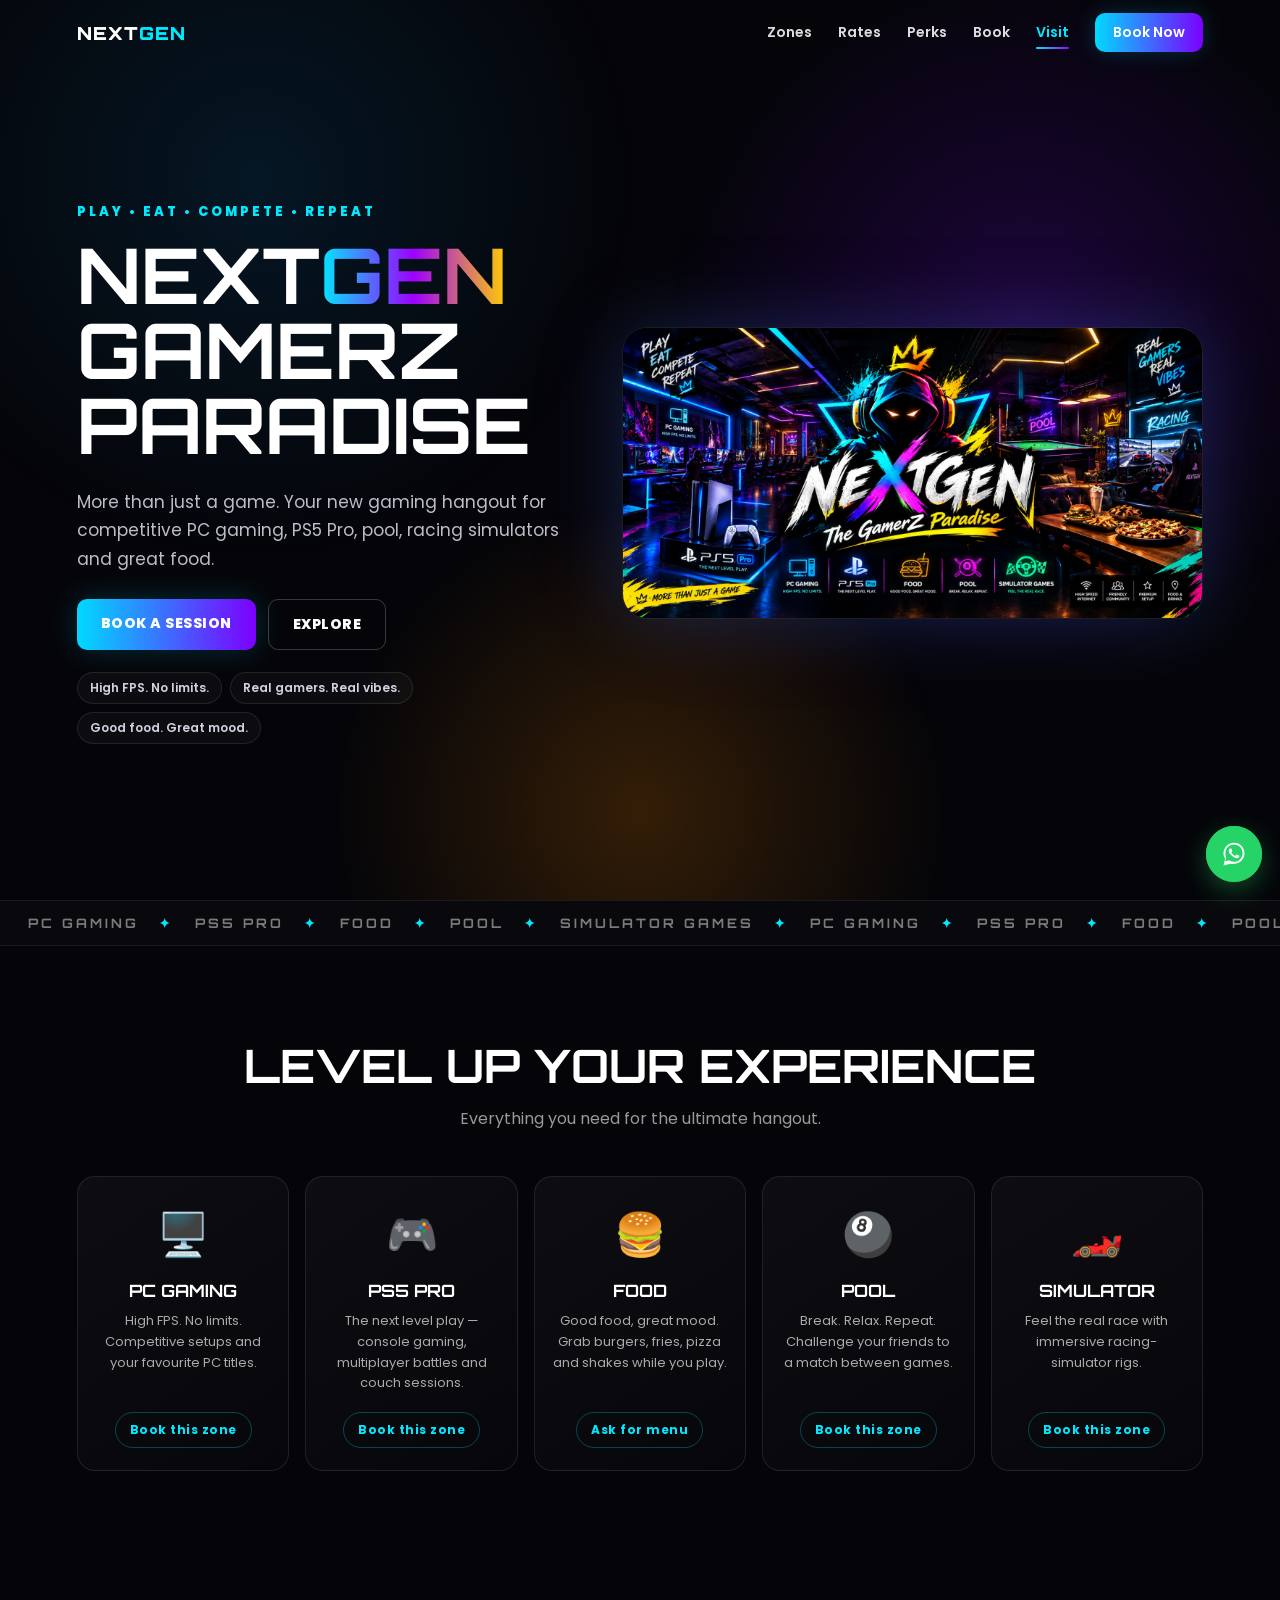
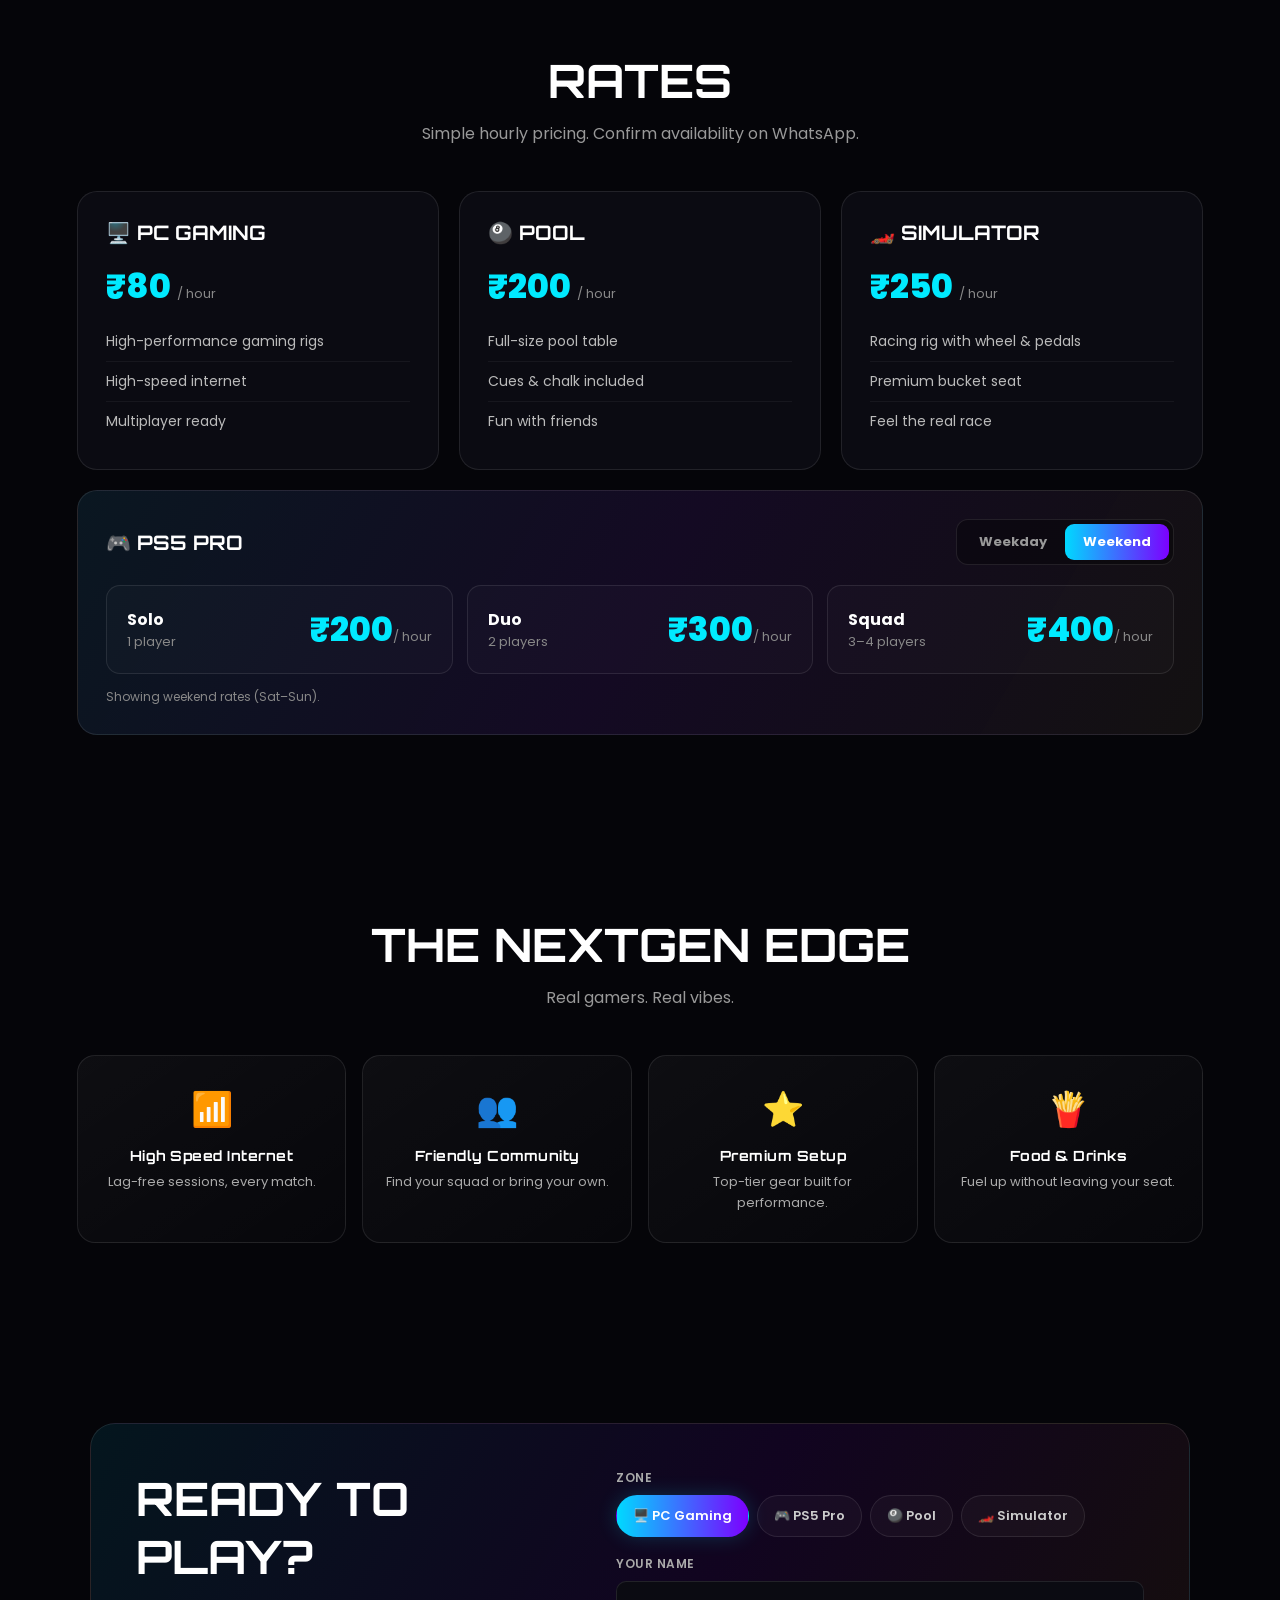
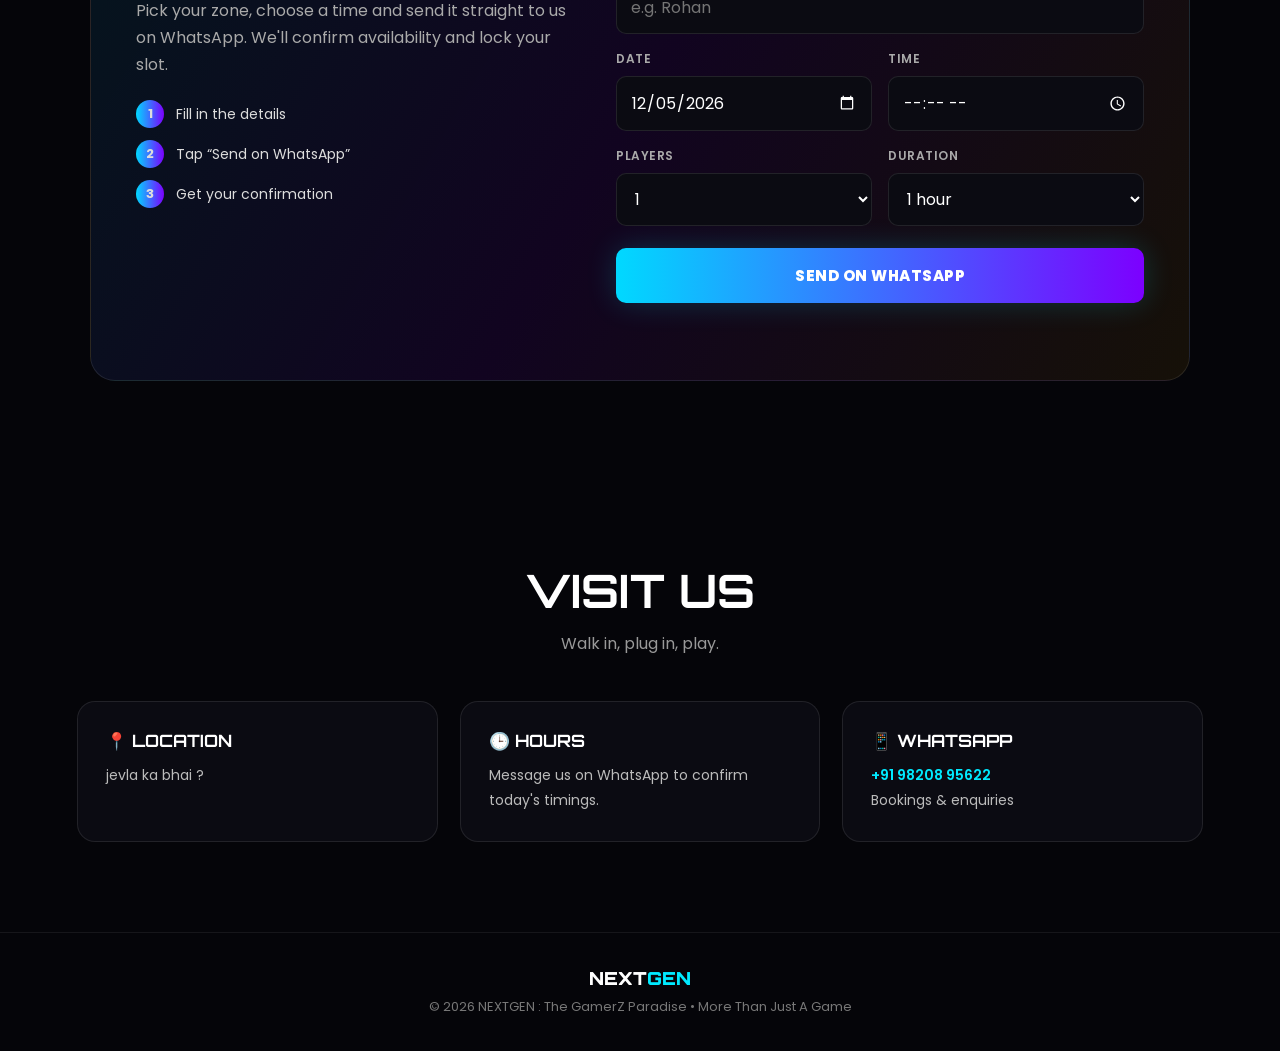
<file: index.html>
<!DOCTYPE html>
<html lang="en">

<head>
  <meta charset="UTF-8">
  <meta name="viewport" content="width=device-width, initial-scale=1.0">
  <title>NEXTGEN : The GamerZ Paradise — PC Gaming, PS5 Pro, Pool, Simulator &amp; Food</title>
  <meta name="description"
    content="NEXTGEN : The GamerZ Paradise — PC Gaming, PS5 Pro, Pool, Racing Simulator and great food. Book your session on WhatsApp.">
  <meta name="theme-color" content="#050509">

  <!-- Social sharing: after deploying, change these two to your full https://… URLs for best results -->
  <meta property="og:type" content="website">
  <meta property="og:title" content="NEXTGEN : The GamerZ Paradise">
  <meta property="og:description" content="PC Gaming • PS5 Pro • Pool • Simulator • Food. More than just a game.">
  <meta property="og:image" content="assets/og-image.jpg">
  <meta name="twitter:card" content="summary_large_image">

  <link rel="icon" type="image/png" sizes="32x32" href="assets/favicon-32.png">
  <link rel="apple-touch-icon" href="assets/apple-touch-icon.png">

  <link rel="preconnect" href="https://fonts.googleapis.com">
  <link rel="preconnect" href="https://fonts.gstatic.com" crossorigin>
  <link rel="stylesheet"
    href="https://fonts.googleapis.com/css2?family=Orbitron:wght@500;700;800;900&family=Poppins:wght@400;500;600;700&display=swap">
  <link rel="stylesheet" href="css/style.css">

  <!-- Tiny flag so scroll-reveal styles only apply when JS is running (no flash of hidden content) -->
  <script>document.documentElement.classList.add('js');</script>
</head>

<body>
  <a class="skip" href="#main">Skip to content</a>

  <!-- ============ NAV ============ -->
  <nav id="nav" aria-label="Main">
    <a class="nav-logo" href="#top" aria-label="NEXTGEN home">NEXT<span>GEN</span></a>

    <div class="links" id="navLinks">
      <a href="#zones">Zones</a>
      <a href="#rates">Rates</a>
      <a href="#perks">Perks</a>
      <a href="#book">Book</a>
      <a href="#visit">Visit</a>
      <a class="nav-cta" href="#book">Book Now</a>
    </div>

    <button class="menu-btn" id="menuBtn" aria-label="Open menu" aria-expanded="false" aria-controls="navLinks">
      <span></span><span></span><span></span>
    </button>
  </nav>

  <main id="main">
    <!-- ============ HERO ============ -->
    <header class="hero" id="top">
      <div class="hero-text">
        <div class="eyebrow">PLAY • EAT • COMPETE • REPEAT</div>
        <h1>NEXT<span>GEN</span><br>GAMERZ<br>PARADISE</h1>
        <p>More than just a game. Your new gaming hangout for competitive PC gaming, PS5 Pro, pool, racing simulators
          and great food.</p>
        <div class="hero-actions">
          <a class="btn primary" href="#book">BOOK A SESSION</a>
          <a class="btn secondary" href="#zones">EXPLORE</a>
        </div>
        <ul class="hero-tags" aria-label="Highlights">
          <li>High FPS. No limits.</li>
          <li>Real gamers. Real vibes.</li>
          <li>Good food. Great mood.</li>
        </ul>
      </div>
      <div class="hero-visual">
        <img class="hero-img" src="assets/banner.jpg" width="1600" height="800"
          alt="NEXTGEN The GamerZ Paradise — neon gaming lounge with PC gaming, PS5 Pro, pool table, racing simulator and food">
      </div>
    </header>

    <!-- ============ TICKER ============ -->
    <div class="ticker" aria-hidden="true">
      <div class="ticker-track">
        <span>PC GAMING</span><span>PS5 PRO</span><span>FOOD</span><span>POOL</span><span>SIMULATOR GAMES</span>
        <span>PC GAMING</span><span>PS5 PRO</span><span>FOOD</span><span>POOL</span><span>SIMULATOR GAMES</span>
        <span>PC GAMING</span><span>PS5 PRO</span><span>FOOD</span><span>POOL</span><span>SIMULATOR GAMES</span>
        <span>PC GAMING</span><span>PS5 PRO</span><span>FOOD</span><span>POOL</span><span>SIMULATOR GAMES</span>
      </div>
    </div>

    <!-- ============ ZONES ============ -->
    <section class="section" id="zones">
      <h2 class="title reveal-on-scroll">LEVEL UP YOUR EXPERIENCE</h2>
      <p class="subtitle reveal-on-scroll">Everything you need for the ultimate hangout.</p>

      <div class="zones">
        <article class="zone">
          <div class="icon">🖥️</div>
          <h3>PC GAMING</h3>
          <p>High FPS. No limits. Competitive setups and your favourite PC titles.</p>
          <a class="zone-btn" href="#book" data-zone="PC Gaming">Book this zone</a>
        </article>

        <article class="zone">
          <div class="icon">🎮</div>
          <h3>PS5 PRO</h3>
          <p>The next level play — console gaming, multiplayer battles and couch sessions.</p>
          <a class="zone-btn" href="#book" data-zone="PS5 Pro">Book this zone</a>
        </article>

        <article class="zone">
          <div class="icon">🍔</div>
          <h3>FOOD</h3>
          <p>Good food, great mood. Grab burgers, fries, pizza and shakes while you play.</p>
          <a class="zone-btn" href="#visit" data-wa="Hi NEXTGEN GamerZ Paradise! Could you share the food & drinks menu?">Ask for menu</a>
        </article>

        <article class="zone">
          <div class="icon">🎱</div>
          <h3>POOL</h3>
          <p>Break. Relax. Repeat. Challenge your friends to a match between games.</p>
          <a class="zone-btn" href="#book" data-zone="Pool Table">Book this zone</a>
        </article>

        <article class="zone">
          <div class="icon">🏎️</div>
          <h3>SIMULATOR</h3>
          <p>Feel the real race with immersive racing-simulator rigs.</p>
          <a class="zone-btn" href="#book" data-zone="Racing Simulator">Book this zone</a>
        </article>
      </div>
    </section>

    <!-- ============ RATES ============ -->
    <section class="section" id="rates">
      <h2 class="title reveal-on-scroll">RATES</h2>
      <p class="subtitle reveal-on-scroll">Simple hourly pricing. Confirm availability on WhatsApp.</p>

      <!--
        ⚠️ PLACEHOLDER PRICES — replace with your real rates.
        PS5 Pro prices live in the data-weekday / data-weekend attributes below (JS swaps them automatically).
      -->
      <div class="rates">
        <div class="rate">
          <h3>🖥️ PC GAMING</h3>
          <div class="amount"><b>₹80</b><small>/ hour</small></div>
          <ul>
            <li>High-performance gaming rigs</li>
            <li>High-speed internet</li>
            <li>Multiplayer ready</li>
          </ul>
        </div>

        <div class="rate">
          <h3>🎱 POOL</h3>
          <div class="amount"><b>₹200</b><small>/ hour</small></div>
          <ul>
            <li>Full-size pool table</li>
            <li>Cues &amp; chalk included</li>
            <li>Fun with friends</li>
          </ul>
        </div>

        <div class="rate">
          <h3>🏎️ SIMULATOR</h3>
          <div class="amount"><b>₹250</b><small>/ hour</small></div>
          <ul>
            <li>Racing rig with wheel &amp; pedals</li>
            <li>Premium bucket seat</li>
            <li>Feel the real race</li>
          </ul>
        </div>

        <div class="rate rate-ps">
          <div class="rate-head">
            <h3>🎮 PS5 PRO</h3>
            <div class="seg" role="tablist" aria-label="PS5 Pro pricing period">
              <button type="button" role="tab" data-period="weekday" aria-selected="true">Weekday</button>
              <button type="button" role="tab" data-period="weekend" aria-selected="false">Weekend</button>
            </div>
          </div>
          <div class="ps-grid" id="psGrid">
            <div class="ps-item">
              <span>Solo<small>1 player</small></span>
              <div><b data-weekday="150" data-weekend="200">₹150</b><small>/ hour</small></div>
            </div>
            <div class="ps-item">
              <span>Duo<small>2 players</small></span>
              <div><b data-weekday="250" data-weekend="300">₹250</b><small>/ hour</small></div>
            </div>
            <div class="ps-item">
              <span>Squad<small>3–4 players</small></span>
              <div><b data-weekday="350" data-weekend="400">₹350</b><small>/ hour</small></div>
            </div>
          </div>
          <p class="note" id="psNote">Showing weekday rates (Mon–Fri).</p>
        </div>
      </div>
    </section>

    <!-- ============ PERKS ============ -->
    <section class="section" id="perks">
      <h2 class="title reveal-on-scroll">THE NEXTGEN EDGE</h2>
      <p class="subtitle reveal-on-scroll">Real gamers. Real vibes.</p>

      <ul class="perks">
        <li><span class="p-ico">📶</span><h3>High Speed Internet</h3><p>Lag-free sessions, every match.</p></li>
        <li><span class="p-ico">👥</span><h3>Friendly Community</h3><p>Find your squad or bring your own.</p></li>
        <li><span class="p-ico">⭐</span><h3>Premium Setup</h3><p>Top-tier gear built for performance.</p></li>
        <li><span class="p-ico">🍟</span><h3>Food &amp; Drinks</h3><p>Fuel up without leaving your seat.</p></li>
      </ul>
    </section>

    <!-- ============ BOOKING ============ -->
    <section class="section" id="book">
      <div class="book-wrap reveal-on-scroll">
        <div class="book-intro">
          <h2 class="title left">READY TO PLAY?</h2>
          <p>Pick your zone, choose a time and send it straight to us on WhatsApp. We'll confirm availability and
            lock your slot.</p>
          <ul class="steps">
            <li><b>1</b> Fill in the details</li>
            <li><b>2</b> Tap “Send on WhatsApp”</li>
            <li><b>3</b> Get your confirmation</li>
          </ul>
        </div>

        <form id="bookForm" novalidate autocomplete="on">
          <fieldset>
            <legend>Zone</legend>
            <div class="chips">
              <label class="chip"><input type="radio" name="zone" value="PC Gaming" checked><span>🖥️ PC Gaming</span></label>
              <label class="chip"><input type="radio" name="zone" value="PS5 Pro"><span>🎮 PS5 Pro</span></label>
              <label class="chip"><input type="radio" name="zone" value="Pool Table"><span>🎱 Pool</span></label>
              <label class="chip"><input type="radio" name="zone" value="Racing Simulator"><span>🏎️ Simulator</span></label>
            </div>
          </fieldset>

          <div class="fields">
            <label class="field full">
              <span>Your name</span>
              <input type="text" name="name" placeholder="e.g. Rohan" autocomplete="name" required>
              <em class="err">Please enter your name</em>
            </label>

            <label class="field">
              <span>Date</span>
              <input type="date" name="date" required>
              <em class="err">Pick a date</em>
            </label>

            <label class="field">
              <span>Time</span>
              <input type="time" name="time" required>
              <em class="err" id="timeErr">Pick a time</em>
            </label>

            <label class="field">
              <span>Players</span>
              <select name="players">
                <option>1</option>
                <option>2</option>
                <option>3</option>
                <option>4</option>
                <option>5–8</option>
                <option>9+ (group / party)</option>
              </select>
            </label>

            <label class="field">
              <span>Duration</span>
              <select name="hours">
                <option>1 hour</option>
                <option>2 hours</option>
                <option>3 hours</option>
                <option>4+ hours</option>
              </select>
            </label>
          </div>

          <button class="btn primary submit" type="submit">SEND ON WHATSAPP</button>
          <p class="form-status" id="formStatus" role="status" aria-live="polite"></p>
        </form>
      </div>
    </section>

    <!-- ============ VISIT ============ -->
    <section class="section" id="visit">
      <h2 class="title reveal-on-scroll">VISIT US</h2>
      <p class="subtitle reveal-on-scroll">Walk in, plug in, play.</p>

      <div class="visit">
        <div class="visit-box">
          <h3>📍 LOCATION</h3>
          <p id="addr">jevla ka bhai ?</p>
          <a class="link" id="mapLink" href="#visit" hidden>Open in Google Maps ↗</a>
        </div>

        <div class="visit-box">
          <h3>🕒 HOURS</h3>
          <p id="hours">Message us on WhatsApp to confirm today's timings.</p>
        </div>

        <div class="visit-box">
          <h3>📱 WHATSAPP</h3>
          <p><a class="link" id="waLink" href="https://wa.me/919820895622">+91 98208 95622</a><br>Bookings &amp; enquiries</p>
        </div>
      </div>

      <div class="map" id="mapBox" hidden></div>
    </section>
  </main>

  <footer>
    <div class="foot-logo">NEXT<span>GEN</span></div>
    <p>© <span id="yr">2026</span> NEXTGEN : The GamerZ Paradise • More Than Just A Game</p>
  </footer>

  <!-- Floating helpers -->
  <a class="wa-float" id="waFloat" href="https://wa.me/919820895622" aria-label="Chat on WhatsApp">
    <svg viewBox="0 0 32 32" width="28" height="28" aria-hidden="true" fill="currentColor">
      <path d="M16.04 3C9.4 3 4 8.38 4 15c0 2.28.65 4.5 1.88 6.42L4 29l7.77-1.83A12.04 12.04 0 0 0 16.04 27C22.68 27 28 21.62 28 15S22.68 3 16.04 3zm0 21.9c-1.8 0-3.56-.5-5.1-1.43l-.37-.22-4.6 1.08 1.1-4.48-.24-.38A9.8 9.8 0 0 1 6.2 15c0-5.4 4.4-9.8 9.84-9.8S25.8 9.6 25.8 15s-4.4 9.9-9.76 9.9zm5.4-7.36c-.3-.15-1.75-.86-2.02-.96-.27-.1-.47-.15-.67.15-.2.3-.77.96-.94 1.16-.17.2-.35.22-.64.07-.3-.15-1.25-.46-2.38-1.47-.88-.78-1.47-1.75-1.64-2.05-.17-.3-.02-.46.13-.6.13-.14.3-.35.45-.52.15-.18.2-.3.3-.5.1-.2.05-.37-.02-.52-.08-.15-.67-1.6-.92-2.2-.24-.57-.48-.5-.67-.5h-.57c-.2 0-.52.07-.8.37-.27.3-1.04 1.02-1.04 2.48s1.07 2.88 1.22 3.08c.15.2 2.1 3.2 5.08 4.48.7.3 1.26.5 1.7.62.72.23 1.37.2 1.88.12.57-.08 1.75-.72 2-1.4.25-.7.25-1.3.17-1.42-.07-.12-.27-.2-.57-.35z"/>
    </svg>
  </a>
  <button class="to-top" id="toTop" aria-label="Back to top" type="button">↑</button>

  <script src="js/main.js" defer></script>
</body>

</html>
</file>
<file: css/style.css>
/* ===========================================================
   NEXTGEN : The GamerZ Paradise
   =========================================================== */
:root {
  --bg: #050509;
  --card: #0b0b12;
  --line: #ffffff18;
  --text: #fff;
  --muted: #aaa;
  --cyan: #00eaff;
  --violet: #7c00ff;
  --purple: #9d00ff;
  --yellow: #ffcf00;
  --wa: #25d366;
  --radius: 18px;
  --nav-h: 66px;
}

*, *::before, *::after { box-sizing: border-box; margin: 0; padding: 0; }
html { scroll-behavior: smooth; scroll-padding-top: calc(var(--nav-h) + 10px); }
body {
  font-family: Poppins, system-ui, sans-serif;
  background: var(--bg);
  color: var(--text);
  overflow-x: hidden;
  -webkit-font-smoothing: antialiased;
}
body::before {
  content: "";
  position: fixed; inset: 0; z-index: -1; pointer-events: none;
  background:
    radial-gradient(circle at 20% 20%, #073b5c55, transparent 30%),
    radial-gradient(circle at 80% 35%, #7b0aff33, transparent 30%),
    radial-gradient(circle at 50% 90%, #ff8a0030, transparent 30%);
}
img { max-width: 100%; height: auto; display: block; }
a { color: inherit; }
ul { list-style: none; }
button, input, select { font: inherit; color: inherit; }
[hidden] { display: none !important; }

:focus-visible { outline: 2px solid var(--cyan); outline-offset: 3px; border-radius: 6px; }

.skip {
  position: fixed; left: 12px; top: -60px; z-index: 100;
  background: var(--cyan); color: #000; padding: 10px 16px; border-radius: 8px; font-weight: 700;
  text-decoration: none; transition: top .2s;
}
.skip:focus { top: 12px; }

/* ---------- NAV ---------- */
nav {
  position: fixed; top: 0; left: 0; right: 0; z-index: 50;
  height: var(--nav-h);
  padding: 0 6%;
  display: flex; align-items: center; justify-content: space-between;
  background: transparent;
  border-bottom: 1px solid transparent;
  transition: background .3s, border-color .3s, backdrop-filter .3s;
}
nav.scrolled {
  background: #050509d9;
  backdrop-filter: blur(14px);
  -webkit-backdrop-filter: blur(14px);
  border-bottom-color: #ffffff15;
}
.nav-logo { font-family: Orbitron, sans-serif; font-weight: 900; font-size: 18px; letter-spacing: 1px; text-decoration: none; }
.nav-logo span, .foot-logo span { color: var(--cyan); }

.links { display: flex; align-items: center; gap: 26px; }
.links a { color: #ddd; text-decoration: none; font-size: 14px; font-weight: 600; transition: color .2s; position: relative; }
.links a:not(.nav-cta):hover, .links a.active { color: var(--cyan); }
.links a.active:not(.nav-cta)::after {
  content: ""; position: absolute; left: 0; right: 0; bottom: -6px; height: 2px;
  background: linear-gradient(90deg, var(--cyan), var(--purple)); border-radius: 2px;
}
.nav-cta {
  padding: 9px 18px; border-radius: 10px; color: #fff !important;
  background: linear-gradient(90deg, #00d9ff, var(--violet));
  box-shadow: 0 0 22px #00d9ff33;
}

.menu-btn { display: none; background: none; border: 0; width: 42px; height: 42px; cursor: pointer; position: relative; }
.menu-btn span { position: absolute; left: 9px; right: 9px; height: 2px; background: #fff; border-radius: 2px; transition: transform .25s, opacity .25s, top .25s; }
.menu-btn span:nth-child(1) { top: 14px; }
.menu-btn span:nth-child(2) { top: 20px; }
.menu-btn span:nth-child(3) { top: 26px; }
.menu-btn[aria-expanded="true"] span:nth-child(1) { top: 20px; transform: rotate(45deg); }
.menu-btn[aria-expanded="true"] span:nth-child(2) { opacity: 0; }
.menu-btn[aria-expanded="true"] span:nth-child(3) { top: 20px; transform: rotate(-45deg); }

/* ---------- HERO ---------- */
.hero {
  min-height: 100vh; min-height: 100svh;
  padding: calc(var(--nav-h) + 40px) 6% 60px;
  display: grid; grid-template-columns: 1fr 1.15fr; gap: 40px; align-items: center;
  max-width: 1400px; margin: auto;
}
.eyebrow { color: var(--cyan); font-weight: 800; letter-spacing: 3px; font-size: 13px; margin-bottom: 15px; }
.hero h1 {
  font-family: Orbitron, sans-serif; text-transform: uppercase; line-height: .98;
  font-size: clamp(40px, 6vw, 82px);
}
.hero h1 span, .grad {
  background: linear-gradient(90deg, var(--cyan), var(--purple), var(--yellow));
  -webkit-background-clip: text; background-clip: text; color: transparent;
}
.hero p { margin: 25px 0; color: #bdbdc8; max-width: 560px; font-size: 17px; line-height: 1.7; }
.hero-actions { display: flex; flex-wrap: wrap; gap: 12px; }
.hero-tags { display: flex; flex-wrap: wrap; gap: 8px; margin-top: 22px; }
.hero-tags li {
  font-size: 12px; font-weight: 600; color: #cfd3e0; padding: 6px 12px; border-radius: 99px;
  border: 1px solid var(--line); background: #ffffff08;
}
.hero-img {
  width: 100%; border-radius: 25px; border: 1px solid #ffffff18;
  box-shadow: 0 0 70px #00d9ff22, 0 0 100px #9d00ff22;
  animation: float 7s ease-in-out infinite;
}
@keyframes float { 50% { transform: translateY(-10px); } }

/* ---------- BUTTONS ---------- */
.btn {
  display: inline-block; padding: 14px 24px; border-radius: 10px; border: 0; cursor: pointer;
  text-decoration: none; font-weight: 800; font-size: 14px; letter-spacing: .5px;
  transition: transform .2s, box-shadow .2s;
}
.btn:hover { transform: translateY(-2px); }
.primary { background: linear-gradient(90deg, #00d9ff, var(--violet)); color: #fff; box-shadow: 0 0 30px #00d9ff33; }
.primary:hover { box-shadow: 0 0 40px #00d9ff66; }
.secondary { border: 1px solid #ffffff35; color: #fff; background: transparent; }
.secondary:hover { border-color: var(--cyan); color: var(--cyan); }

/* ---------- TICKER ---------- */
.ticker { overflow: hidden; border-block: 1px solid #ffffff12; background: #ffffff05; padding: 14px 0; }
.ticker-track { display: flex; width: max-content; animation: slide 30s linear infinite; }
.ticker-track span {
  font-family: Orbitron, sans-serif; font-weight: 700; font-size: 13px; letter-spacing: 3px; color: #ffffff77;
  padding: 0 28px; position: relative; white-space: nowrap;
}
.ticker-track span::after { content: "✦"; position: absolute; right: -6px; color: var(--cyan); }
@keyframes slide { to { transform: translateX(-25%); } }

/* ---------- SECTIONS ---------- */
.section { padding: 90px 6%; max-width: 1400px; margin: auto; }
.title {
  font-family: Orbitron, sans-serif; text-align: center; text-transform: uppercase;
  font-size: clamp(26px, 4vw, 46px); margin-bottom: 12px;
}
.title.left { text-align: left; }
.subtitle { text-align: center; color: #999; margin-bottom: 45px; }

/* scroll reveal (only when JS is on) */
.js .reveal-on-scroll, .js .zone, .js .rate, .js .perks li, .js .visit-box {
  opacity: 0; transform: translateY(26px);
  transition: opacity .6s ease, transform .6s ease, border-color .25s, box-shadow .25s;
}
.js .in { opacity: 1 !important; transform: none !important; }

/* ---------- ZONES ---------- */
.zones { display: grid; grid-template-columns: repeat(5, 1fr); gap: 16px; }
.zone {
  padding: 26px 18px 22px; border: 1px solid var(--line); border-radius: var(--radius);
  background: linear-gradient(145deg, #ffffff0a, #ffffff03); text-align: center;
  display: flex; flex-direction: column; align-items: center;
}
.zone:hover { transform: translateY(-7px) !important; border-color: #00eaff66; box-shadow: 0 15px 45px #00eaff14; }
.icon { font-size: 42px; margin-bottom: 14px; }
.zone h3 { font-family: Orbitron, sans-serif; font-size: 17px; margin-bottom: 10px; }
.zone p { color: var(--muted); font-size: 13px; line-height: 1.6; flex: 1; }
.zone-btn {
  margin-top: 18px; font-size: 12px; font-weight: 700; text-decoration: none; letter-spacing: .5px;
  color: var(--cyan); padding: 8px 14px; border: 1px solid #00eaff44; border-radius: 99px; transition: .2s;
}
.zone-btn:hover { background: var(--cyan); color: #000; }

/* ---------- RATES ---------- */
.rates { display: grid; grid-template-columns: repeat(3, 1fr); gap: 20px; }
.rate {
  border: 1px solid var(--line); background: var(--card); border-radius: 20px; padding: 28px;
}
.rate h3 { font-family: Orbitron, sans-serif; font-size: 20px; }
.rate .amount { margin: 16px 0 10px; display: flex; align-items: baseline; gap: 6px; }
.rate .amount b, .ps-item b { font-size: 34px; font-weight: 800; color: var(--cyan); }
.rate small { color: #888; font-size: 13px; }
.rate li { color: #bbb; padding: 9px 0; border-bottom: 1px solid #ffffff0d; font-size: 14px; }
.rate li:last-child { border-bottom: 0; }
.rate-ps { grid-column: 1 / -1; background: linear-gradient(120deg, #00cfff10, #8d00ff12, #ffb30008), var(--card); }
.rate-head { display: flex; flex-wrap: wrap; align-items: center; justify-content: space-between; gap: 14px; margin-bottom: 20px; }
.seg { display: inline-flex; padding: 4px; border: 1px solid var(--line); border-radius: 12px; background: #00000055; }
.seg button {
  background: none; border: 0; cursor: pointer; padding: 8px 18px; border-radius: 9px;
  font-size: 13px; font-weight: 700; color: #999; transition: .2s;
}
.seg button[aria-selected="true"] { background: linear-gradient(90deg, #00d9ff, var(--violet)); color: #fff; }
.ps-grid { display: grid; grid-template-columns: repeat(3, 1fr); gap: 14px; }
.ps-item {
  display: flex; align-items: center; justify-content: space-between; gap: 10px;
  padding: 18px 20px; border: 1px solid var(--line); border-radius: 14px; background: #ffffff05;
}
.ps-item > span { font-weight: 700; display: flex; flex-direction: column; }
.ps-item > span small { font-weight: 400; }
.ps-item > div { text-align: right; }
.ps-item b { transition: opacity .2s; }
.note { margin-top: 14px; font-size: 12px; color: #888; }

/* ---------- PERKS ---------- */
.perks { display: grid; grid-template-columns: repeat(4, 1fr); gap: 16px; }
.perks li {
  text-align: center; padding: 28px 18px; border: 1px solid var(--line); border-radius: var(--radius);
  background: linear-gradient(145deg, #ffffff0a, #ffffff03);
}
.p-ico { font-size: 34px; display: block; margin-bottom: 12px; }
.perks h3 { font-family: Orbitron, sans-serif; font-size: 14px; margin-bottom: 8px; letter-spacing: .5px; }
.perks p { font-size: 13px; color: var(--muted); line-height: 1.6; }

/* ---------- BOOKING ---------- */
.book-wrap {
  max-width: 1100px; margin: auto; padding: 45px; border-radius: 25px;
  display: grid; grid-template-columns: 1fr 1.2fr; gap: 40px; align-items: start;
  background: linear-gradient(120deg, #00cfff16, #8d00ff18, #ffb30012);
  border: 1px solid #ffffff18;
}
.book-intro p { color: #aaa; line-height: 1.7; margin-bottom: 22px; }
.steps { display: grid; gap: 12px; }
.steps li { display: flex; align-items: center; gap: 12px; color: #ddd; font-size: 14px; }
.steps b {
  width: 28px; height: 28px; flex: none; border-radius: 50%; display: grid; place-items: center;
  background: linear-gradient(90deg, #00d9ff, var(--violet)); font-size: 13px;
}

#bookForm fieldset { border: 0; margin-bottom: 18px; }
#bookForm legend, .field > span { font-size: 12px; font-weight: 600; color: #aaa; letter-spacing: .5px; text-transform: uppercase; margin-bottom: 8px; display: block; }
.chips { display: flex; flex-wrap: wrap; gap: 8px; }
.chip { cursor: pointer; }
.chip input { position: absolute; opacity: 0; pointer-events: none; }
.chip span {
  display: inline-block; padding: 10px 16px; border-radius: 99px; font-size: 13px; font-weight: 600;
  border: 1px solid var(--line); background: #ffffff08; color: #ccc; transition: .2s; text-transform: none; letter-spacing: 0; margin: 0;
}
.chip:hover span { border-color: #00eaff66; }
.chip input:checked + span { background: linear-gradient(90deg, #00d9ff, var(--violet)); border-color: transparent; color: #fff; box-shadow: 0 0 20px #00d9ff33; }
.chip input:focus-visible + span { outline: 2px solid var(--cyan); outline-offset: 2px; }

.fields { display: grid; grid-template-columns: 1fr 1fr; gap: 16px; margin-bottom: 22px; }
.field { display: block; position: relative; }
.field.full { grid-column: 1 / -1; }
.field input, .field select {
  width: 100%; padding: 13px 14px; border-radius: 10px; border: 1px solid var(--line);
  background: #0b0b12; color-scheme: dark; transition: border-color .2s, box-shadow .2s;
}
.field input:focus, .field select:focus { outline: none; border-color: var(--cyan); box-shadow: 0 0 0 3px #00eaff22; }
.err { display: none; font-style: normal; font-size: 12px; color: #ff6b81; margin-top: 6px; }
.field.invalid input { border-color: #ff6b81; }
.field.invalid .err { display: block; }
.submit { width: 100%; padding: 16px; font-size: 15px; }
.form-status { min-height: 20px; margin-top: 12px; font-size: 13px; color: #9fe9a8; text-align: center; }
.form-status.bad { color: #ff6b81; }

/* ---------- VISIT ---------- */
.visit { display: grid; grid-template-columns: repeat(3, 1fr); gap: 22px; }
.visit-box { padding: 28px; border: 1px solid var(--line); border-radius: var(--radius); background: var(--card); }
.visit-box h3 { font-family: Orbitron, sans-serif; font-size: 17px; margin-bottom: 12px; }
.visit-box p { color: #bbb; line-height: 1.8; font-size: 14px; }
.link { color: var(--cyan); text-decoration: none; font-weight: 600; }
.link:hover { text-decoration: underline; }
#mapLink { display: inline-block; margin-top: 10px; font-size: 14px; }
.map { margin-top: 22px; border-radius: var(--radius); overflow: hidden; border: 1px solid var(--line); }
.map iframe { width: 100%; height: 360px; border: 0; display: block; filter: invert(.9) hue-rotate(180deg) saturate(.8); }

/* ---------- FOOTER ---------- */
footer { border-top: 1px solid #ffffff12; text-align: center; padding: 34px 20px; color: #777; font-size: 13px; }
.foot-logo { font-family: Orbitron, sans-serif; font-weight: 900; font-size: 18px; color: #fff; margin-bottom: 8px; }

/* ---------- FLOATING ---------- */
.wa-float {
  position: fixed; right: 18px; bottom: 18px; z-index: 40; width: 56px; height: 56px; border-radius: 50%;
  display: grid; place-items: center; background: var(--wa); color: #fff;
  box-shadow: 0 8px 26px #25d36655; transition: transform .2s;
}
.wa-float:hover { transform: scale(1.08); }
.wa-float::after {
  content: ""; position: absolute; inset: 0; border-radius: 50%; border: 2px solid var(--wa);
  animation: ping 2.2s ease-out infinite;
}
@keyframes ping { from { transform: scale(1); opacity: .7; } to { transform: scale(1.7); opacity: 0; } }
.to-top {
  position: fixed; right: 26px; bottom: 86px; z-index: 40; width: 40px; height: 40px; border-radius: 50%;
  border: 1px solid #ffffff30; background: #050509cc; backdrop-filter: blur(8px); cursor: pointer; font-size: 18px;
  opacity: 0; pointer-events: none; transform: translateY(10px); transition: .25s;
}
.to-top.show { opacity: 1; pointer-events: auto; transform: none; }
.to-top:hover { border-color: var(--cyan); color: var(--cyan); }

/* ---------- RESPONSIVE ---------- */
@media (max-width: 1100px) {
  .zones { grid-template-columns: repeat(3, 1fr); }
  .perks { grid-template-columns: repeat(2, 1fr); }
}

@media (max-width: 900px) {
  .hero { grid-template-columns: 1fr; text-align: center; padding-top: calc(var(--nav-h) + 30px); min-height: auto; }
  .hero p { margin-left: auto; margin-right: auto; }
  .hero-actions, .hero-tags { justify-content: center; }
  .hero-visual { order: -1; }
  .rates, .visit, .book-wrap, .ps-grid { grid-template-columns: 1fr; }
  .book-wrap { padding: 28px; }
  .rate-ps { grid-column: auto; }

  .menu-btn { display: block; }
  .links {
    position: fixed; top: var(--nav-h); left: 0; right: 0;
    flex-direction: column; align-items: stretch; gap: 0; padding: 8px 6% 20px;
    background: #07070d;
    border-bottom: 1px solid #ffffff15;
    transform: translateY(-12px); opacity: 0; pointer-events: none; transition: .25s;
  }
  .links.open { transform: none; opacity: 1; pointer-events: auto; }
  .links a { padding: 14px 4px; border-bottom: 1px solid #ffffff0d; font-size: 15px; }
  .links a.active:not(.nav-cta)::after { display: none; }
  .nav-cta { margin-top: 14px; text-align: center; border-bottom: 0 !important; }
}

@media (max-width: 600px) {
  .zones { grid-template-columns: 1fr 1fr; }
  .zone:last-child { grid-column: 1 / -1; }
  .section { padding: 65px 5%; }
  .fields { grid-template-columns: 1fr; }
  .perks { grid-template-columns: 1fr; }
  .hero h1 { font-size: 40px; }
}
@media (max-width: 420px) {
  .zones { grid-template-columns: 1fr; }
}

@media (prefers-reduced-motion: reduce) {
  *, *::before, *::after { animation: none !important; transition: none !important; scroll-behavior: auto !important; }
  .js .reveal-on-scroll, .js .zone, .js .rate, .js .perks li, .js .visit-box { opacity: 1; transform: none; }
}
</file>
